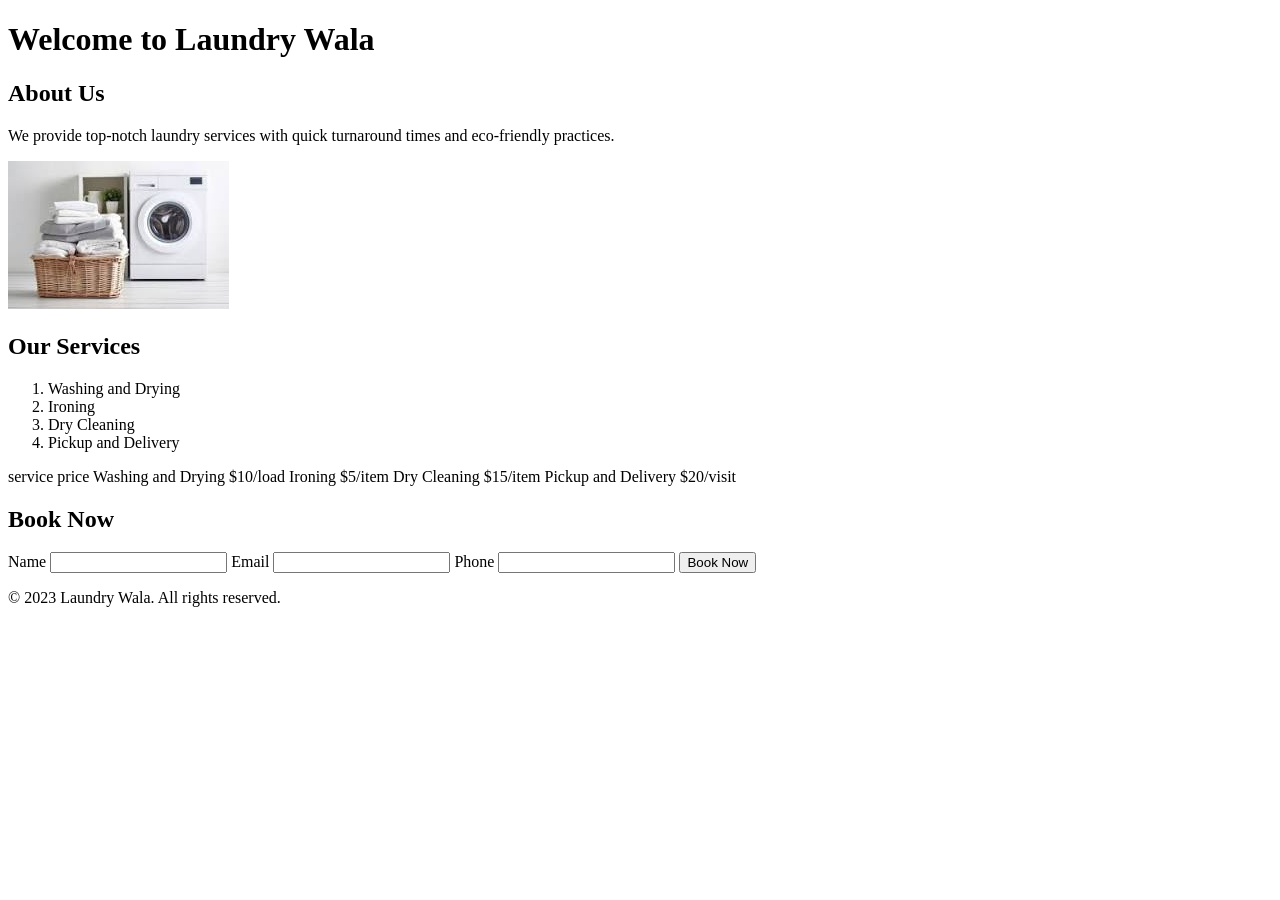
<file: Snehil_Task02/index.html>
<!DOCTYPE html>
<html lang="en">
<head>
    <meta charset="UTF-8">
    <meta name="viewport" content="width=device-width, initial-scale=1.0">
    <title>Luandry wala</title>
</head>
<body>
    <!-- Header section -->
    <header>
        <h1>Welcome to Laundry Wala</h1>
    </header>
    <!-- About section -->
    <section id="about">
        <h2>About Us</h2>
        <p>We provide top-notch laundry services with quick turnaround times and eco-friendly practices.</p>
    </section>
    <!-- image  section -->
    <section id="image">
        <img src="asset/laundry.jpg" alt="Laundry Services">
    </section>
    <!-- Services section -->
    <section id="services">
        <h2>Our Services</h2>
        <ol>
            <li>Washing and Drying</li>
            <li>Ironing</li>
            <li>Dry Cleaning</li>
            <li>Pickup and Delivery</li>
        </ol>
    </section>
    <!-- Price List section -->
     <section>
        <tr>
            <th>service</th>
            <th>price</th>
        </tr>
        <tr>
            <td>Washing and Drying</td>
            <td>$10/load</td>
        </tr>
        <tr>
            <td>Ironing</td>
            <td>$5/item</td>
        </tr>
        <tr>
            <td>Dry Cleaning</td>
            <td>$15/item</td>
        </tr>
        <tr>
            <td>Pickup and Delivery</td>
            <td>$20/visit</td>
        </tr>
     </section>
     <!-- Book Now section -->
      <section>
        <h2>Book Now</h2>
        <form>
            <label for="name">Name</label>
            <input type="text" id="name" name="name" required>
            <label for="email">Email</label>
            <input type="email" id="email" name="email" required>
            <label for="phone">Phone</label>
            <input type="tel" id="phone" name="phone" required>
            <button type="submit">Book Now</button>
        </form>
      </section>
      <!-- Footer section -->
      <footer>
        <p>&copy; 2023 Laundry Wala. All rights reserved.</p>
      </footer>
    </body>
</html>
</file>
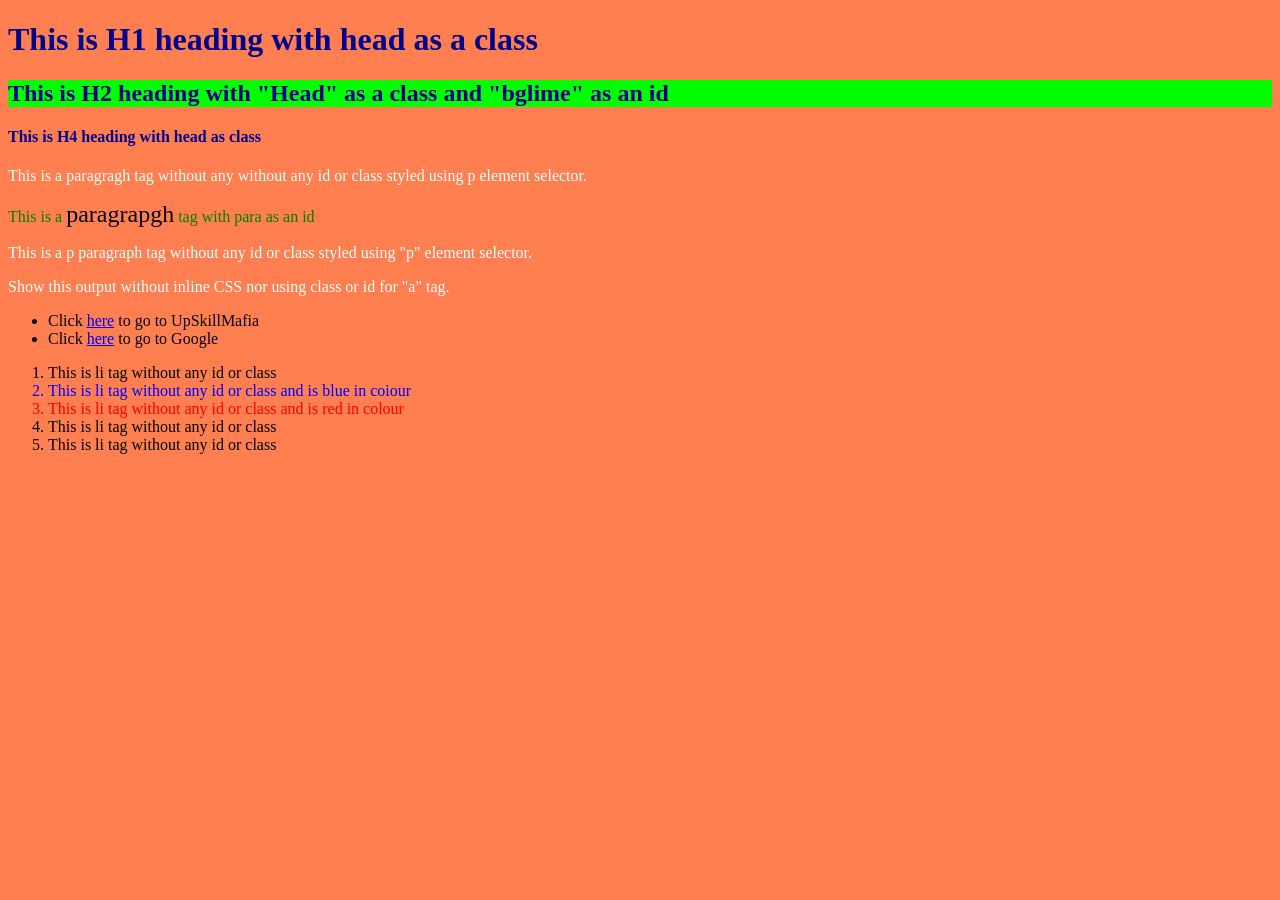
<file: Snehil_Task03/index.html>
<!DOCTYPE html>
<html lang="en">
<head><link rel="stylesheet" href="style.css">
    <meta charset="UTF-8">
    <meta name="viewport" content="width=device-width, initial-scale=1.0">
    <title>Document</title>
</head>
<body>
    <h1 class="head">This is H1 heading with head as a class</h1>
    <h2 class="head" id="bglime">This is H2 heading with "Head" as a class and "bglime" as an id</h2>
    <h4 class="head">This is H4 heading with head as class</h4>
    <p>This is a paragragh tag without any without any id or class styled using p element selector.</p>
    <p id="para"> This is a <span>paragrapgh</span> tag with para as an id</p>
    <p>This is a p paragraph tag without any id or class styled using "p" element selector.</p>
    <p>Show this output without inline CSS nor using class or id for "a" tag.</p>
    <ul>
        <li>Click <a href="https://www.upskillafia.com">here</a> to go to UpSkillMafia</li>
        <li>Click <a href="https://www.google.com">here</a> to go to Google</li>
    </ul>
    <ol>
        <li>This is li tag without any id or class</li>
        <li>This is li tag without any id or class and is blue in coiour</li>
        <li>This is li tag without any id or class and is red in colour</li>
        <li>This is li tag without any id or class</li>
        <li>This is li tag without any id or class</li>
    </ol>
</body>
</html>
</file>
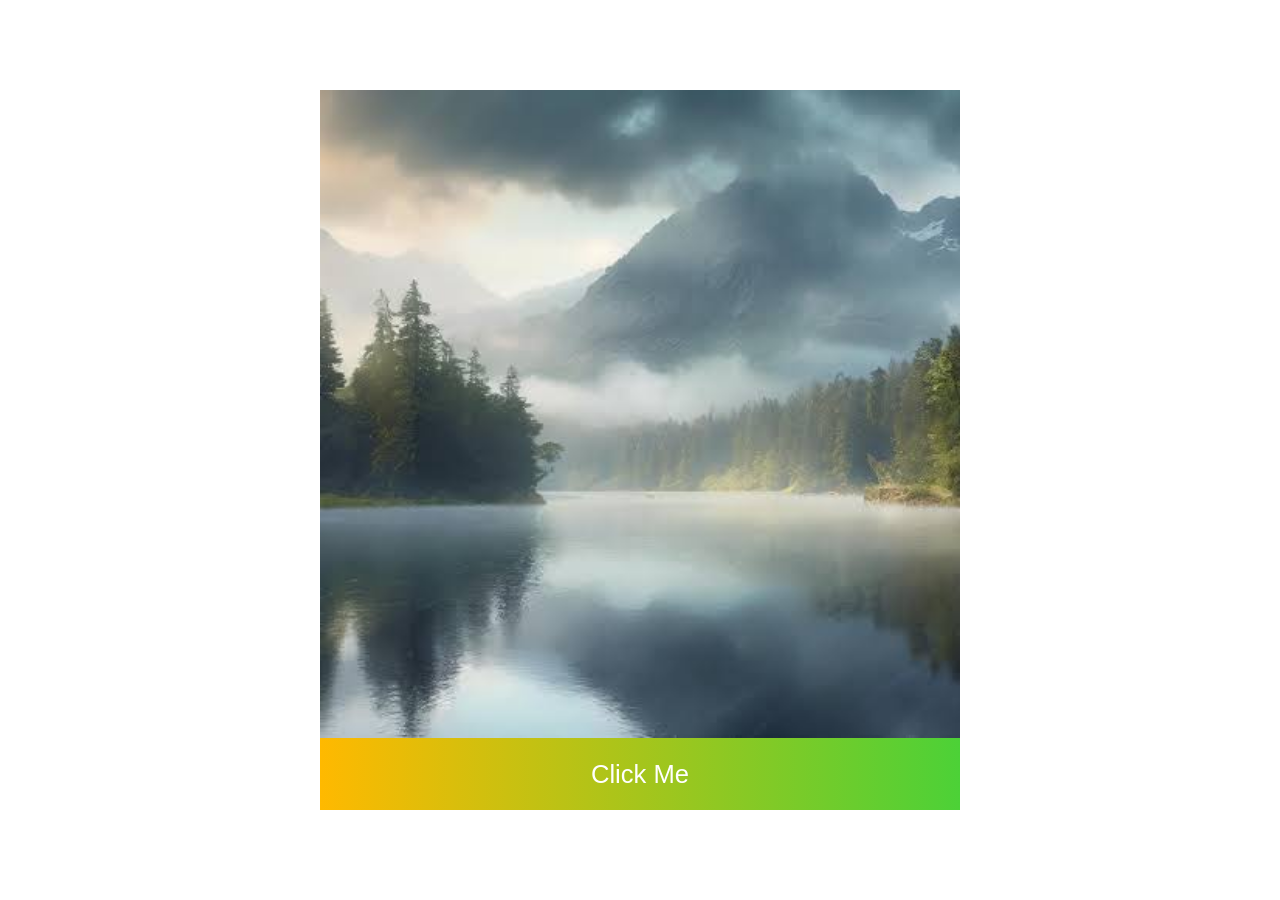
<file: Snehil_Task04/index.html>
<!DOCTYPE html>
<html lang="en">
<head>
    <meta charset="UTF-8">
    <meta name="viewport" content="width=device-width, initial-scale=1.0">
    <title>Snehil WebDev Task-04</title>
    <link rel="stylesheet" href="style.css">
</head>
<body>
    <div class="image-box">
        <img src="asset/images.jpg" alt="Mountain with lake">
        <button>Click Me</button>
    </div>
</body>
</html>
</file>
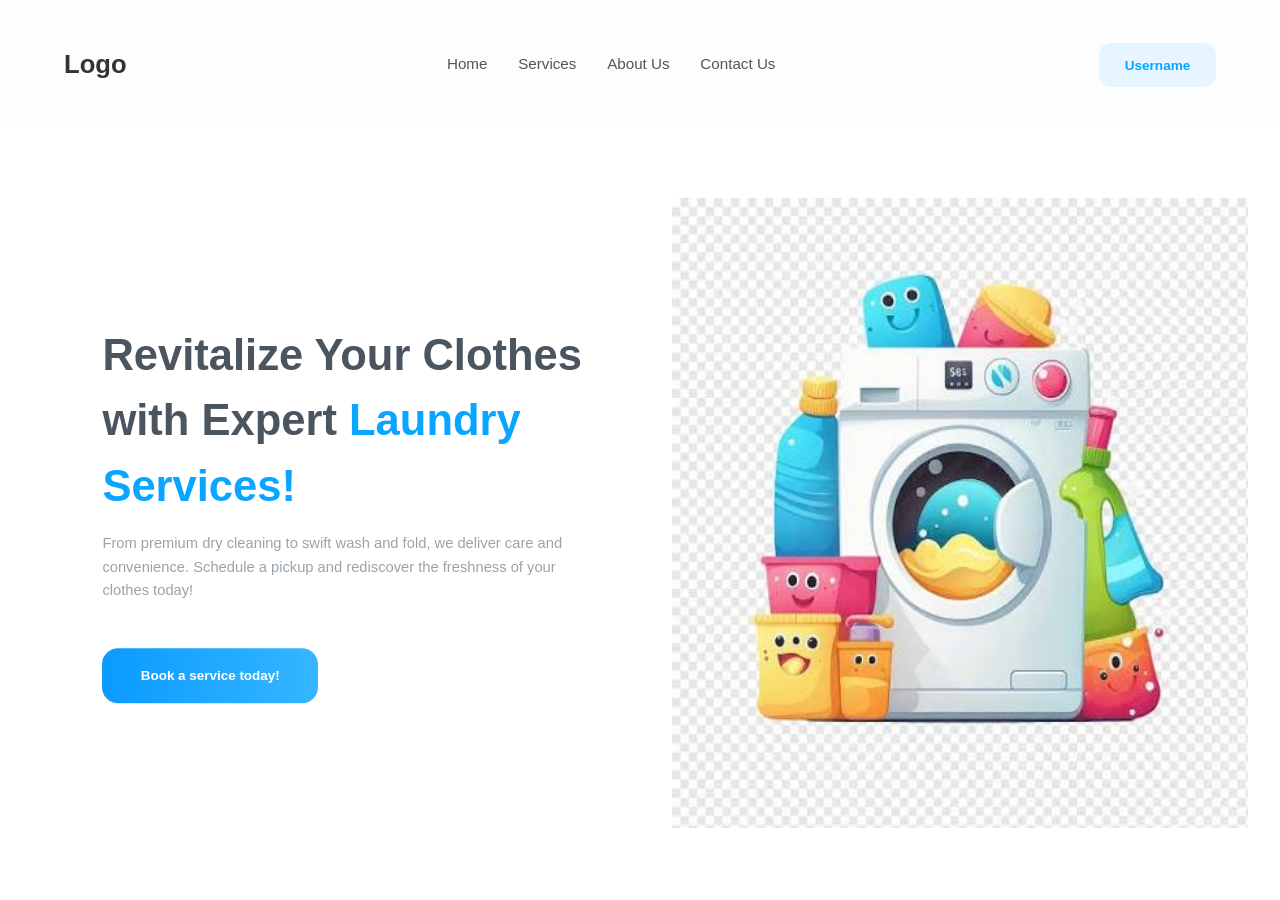
<file: Snehil_Task05/index.html>
<!DOCTYPE html>
<html lang="en">
<head>
  <meta charset="UTF-8" />
  <meta name="viewport" content="width=device-width, initial-scale=1.0" />
  <title>Laundry Service</title>
  <link rel="stylesheet" href="style.css" />
</head>
<body>

  <!-- Navbar (display: inline / inline-block only, no flex) -->
  <div class="navbar">
    <div class="nav-logo">Logo</div><div class="nav-links"><a href="#home">Home</a><a href="#services">Services</a><a href="#about">About Us</a><a href="#contact">Contact Us</a></div><div class="nav-user"><span class="username">Username</span></div>
  </div>

  <!-- Hero Section -->
  <div class="hero" id="home">
    <div class="hero-left">
      <div class="hero-text">
        <h1>Revitalize Your Clothes with Expert <span class="highlight">Laundry Services!</span></h1>
        <p>From premium dry cleaning to swift wash and fold, we deliver care and convenience. Schedule a pickup and rediscover the freshness of your clothes today!</p>
        <a href="#services" class="book-btn">Book a service today!</a>
      </div>
    </div><div class="hero-right">
      <img src="asset/washer.jpg" alt="Washing machine with laundry basket" />
    </div>
  </div>

</body>
</html>
</file>
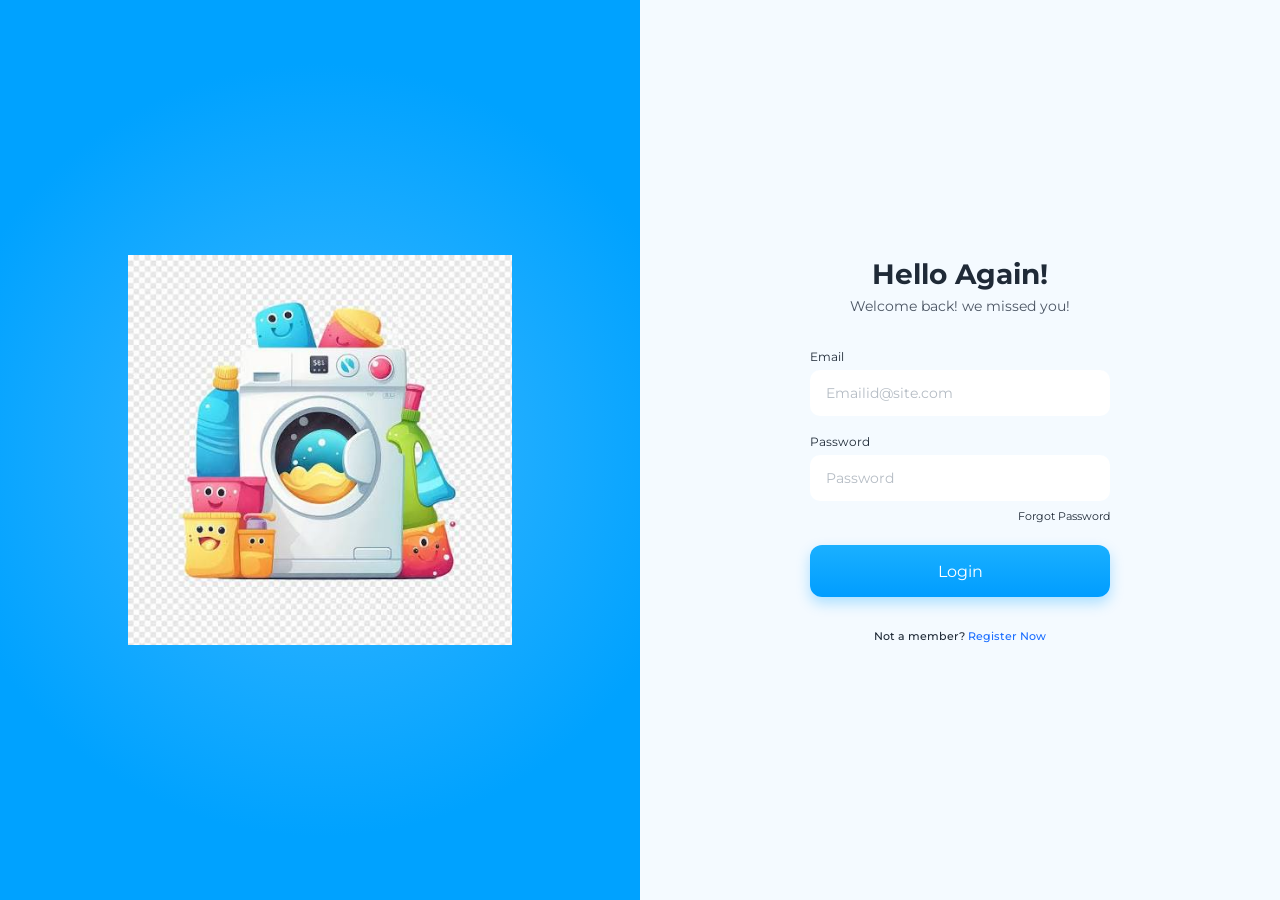
<file: Snehil_Task06/index.html>
<!DOCTYPE html>
<html lang="en">
<head>
  <meta charset="UTF-8">
  <meta name="viewport" content="width=device-width, initial-scale=1.0">
  <title>Login Page</title>
  <link href="https://fonts.googleapis.com/css2?family=Montserrat:wght@400;500;700&display=swap" rel="stylesheet">
  <link rel="stylesheet" href="style.css">
</head>
<body>

  <!-- 1. Container Setup -->
  <div class="container">

    <!-- 2. Left Section: image -->
    <div class="left-section">
      <img src="asset/washer.jpg" alt="Washing machine">
    </div>

    <!-- 3. Form Section -->
    <div class="form-section">
      <form class="login-form">

        <!-- 4. Form Heading and Description -->
        <h1>Hello Again!</h1>
        <p class="description">Welcome back! we missed you!</p>

        <!-- 5. Email and Password Inputs -->
        <label for="email">Email</label>
        <input type="email" id="email" placeholder="Emailid@site.com">

        <label for="password">Password</label>
        <input type="password" id="password" placeholder="Password">

        <a href="#" class="forgot">Forgot Password</a>

        <!-- 6. Login Button -->
        <button type="submit" class="login-btn">Login</button>

        <p class="register">Not a member? <a href="#">Register Now</a></p>
      </form>
    </div>

  </div>

</body>
</html>
</file>
<file: Snehil_Task03/style.css>
body{
    background-color: coral;
}

.head{
    color: darkblue;
}

#bglime{
    background-color: lime;
}

#bglime span{
    color:red;
}

p{
    color:white;
}

#para{
    color:green;
}

#para span{
    color:black;
    font-size:24px;
}

a{
    color:blue;
}

ol li:nth-child(2){
    color:blue;
}

ol li:nth-child(3){
    color:red;
}
</file>
<file: Snehil_Task04/style.css>
*{
    box-sizing : border-box;
}

body{
    margin:0;
    height:100vh;
    padding:10vh 25vw;
}

.image-box{
    width:100%;
    height:100%;
}

.image-box img{
    display:block;
    width:100%;
    height:90%;
    object-fit:cover;
}

.image-box button{
    display:block;
    width:100%;
    height:10%;
    border:none;
    color:white;
    font-family:Arial,sans-serif;
    font-size:2vw;
    background:linear-gradient(to right, #ffb900, #4cd137);
    cursor:pointer
}
</file>
<file: Snehil_Task05/style.css>
* {
  margin: 0;
  padding: 0;
  box-sizing: border-box;
}

html,
body {
  height: 100vh;
  overflow: hidden; /* whole page fits the screen, no scroll */
  font-family: "Inter", "Segoe UI", Arial, sans-serif;
  background: #ffffff;
}

/* ---------- Navbar ---------- */
.navbar {
  height: 14vh;
  width: 100vw;
  padding: 0 5vw;
  line-height: 14vh;           /* vertically centres inline content */
  font-size: 0;                /* removes gaps between inline-blocks */
  background: #fdfdfd;
}

.nav-logo,
.nav-links,
.nav-user {
  display: inline-block;
  vertical-align: middle;
  font-size: 1.1rem;
}

.nav-logo {
  width: 20%;
  font-size: 1.6rem;
  font-weight: 700;
  color: #333;
}

.nav-links {
  width: 55%;
  text-align: center;
}

.nav-links a {
  display: inline-block;
  margin: 0 1.2vw;
  font-size: 0.95rem;
  text-decoration: none;
  color: #555;
}

.nav-links a:hover {
  color: #0aa5ff;
}

.nav-user {
  width: 25%;
  text-align: right;
}

.username {
  display: inline-block;
  line-height: normal;
  padding: 1.6vh 2vw;
  background: #e6f5ff;
  color: #0aa5ff;
  font-size: 0.85rem;
  font-weight: 600;
  border-radius: 12px;
}

/* ---------- Hero ---------- */
.hero {
  height: 86vh;
  width: 100vw;
  font-size: 0;
}

.hero-left,
.hero-right {
  display: inline-block;
  vertical-align: top;
  width: 50vw;
  height: 86vh;
  position: relative;
}

.hero-text {
  position: absolute;
  top: 50%;
  left: 0;
  transform: translateY(-50%);
  padding: 0 4vw 0 8vw;
}

.hero-text h1 {
  font-size: 3.4vw;
  line-height: 1.5;
  color: #4a5560;
}

.hero-text .highlight {
  color: #0aa5ff;
}

.hero-text p {
  margin-top: 1.5vh;
  font-size: 1.15vw;
  line-height: 1.6;
  color: #9aa3ab;
}

.book-btn {
  display: inline-block;
  margin-top: 5vh;
  padding: 2.2vh 3vw;
  background: linear-gradient(90deg, #0a9bff, #35b6ff);
  color: #fff;
  font-size: 1.05vw;
  font-weight: 700;
  text-decoration: none;
  border-radius: 16px;
}

.book-btn:hover {
  opacity: 0.9;
}

.hero-right img {
  position: absolute;
  top: 50%;
  left: 50%;
  transform: translate(-50%, -50%);
  height: 70vh;
  width: auto;
  max-width: 90%;
}
</file>
<file: Snehil_Task06/style.css>
* {
  margin: 0;
  padding: 0;
  box-sizing: border-box;
}

body {
  font-family: 'Montserrat', sans-serif;
}

/* 1. Container Setup: full height, flexbox */
.container {
  display: flex;
  height: 100vh;
  width: 100%;
}

/* 2. Left Section: image centred on the left side */
.left-section {
  width: 50%;
  display: flex;
  justify-content: center;
  align-items: center;
  background: radial-gradient(circle at center, #3db8ff 0%, #00a2ff 70%);
}

.left-section img {
  width: 60%;
  max-width: 420px;
}

/* 3. Form Section: padding + flexbox, form centred */
.form-section {
  width: 50%;
  padding: 40px;
  display: flex;
  justify-content: center;
  align-items: center;
  background: #f4faff;
}

.login-form {
  width: 100%;
  max-width: 300px;
  display: flex;
  flex-direction: column;
}

/* 4. Heading and description */
.login-form h1 {
  text-align: center;
  font-size: 28px;
  font-weight: 700;
  color: #1f2a37;
}

.description {
  text-align: center;
  font-size: 14px;
  color: #4b5563;
  margin: 6px 0 34px;
}

/* 5. Inputs */
label {
  font-size: 12px;
  color: #1f2a37;
  margin-bottom: 6px;
}

input {
  width: 100%;
  height: 46px;
  border: none;
  outline: none;
  border-radius: 10px;
  background: #ffffff;
  padding: 0 16px;
  font-family: inherit;
  font-size: 14px;
  margin-bottom: 18px;
}

input::placeholder {
  color: #b5bcc4;
}

input:focus {
  box-shadow: 0 0 0 2px rgba(0, 162, 255, 0.35);
}

.forgot {
  align-self: flex-end;
  font-size: 11px;
  color: #1f2a37;
  text-decoration: none;
  margin-top: -10px;
  margin-bottom: 22px;
}

/* 6. Login button */
.login-btn {
  width: 100%;
  height: 52px;
  border: none;
  border-radius: 12px;
  background: linear-gradient(180deg, #1ab0ff, #009dff);
  color: #ffffff;
  font-family: inherit;
  font-size: 16px;
  cursor: pointer;
  box-shadow: 0 6px 14px rgba(0, 162, 255, 0.3);
}

.login-btn:hover {
  filter: brightness(1.05);
}

.register {
  text-align: center;
  font-size: 11px;
  font-weight: 500;
  color: #1f2a37;
  margin-top: 32px;
}

.register a {
  color: #1a6dff;
  text-decoration: none;
}
</file>
